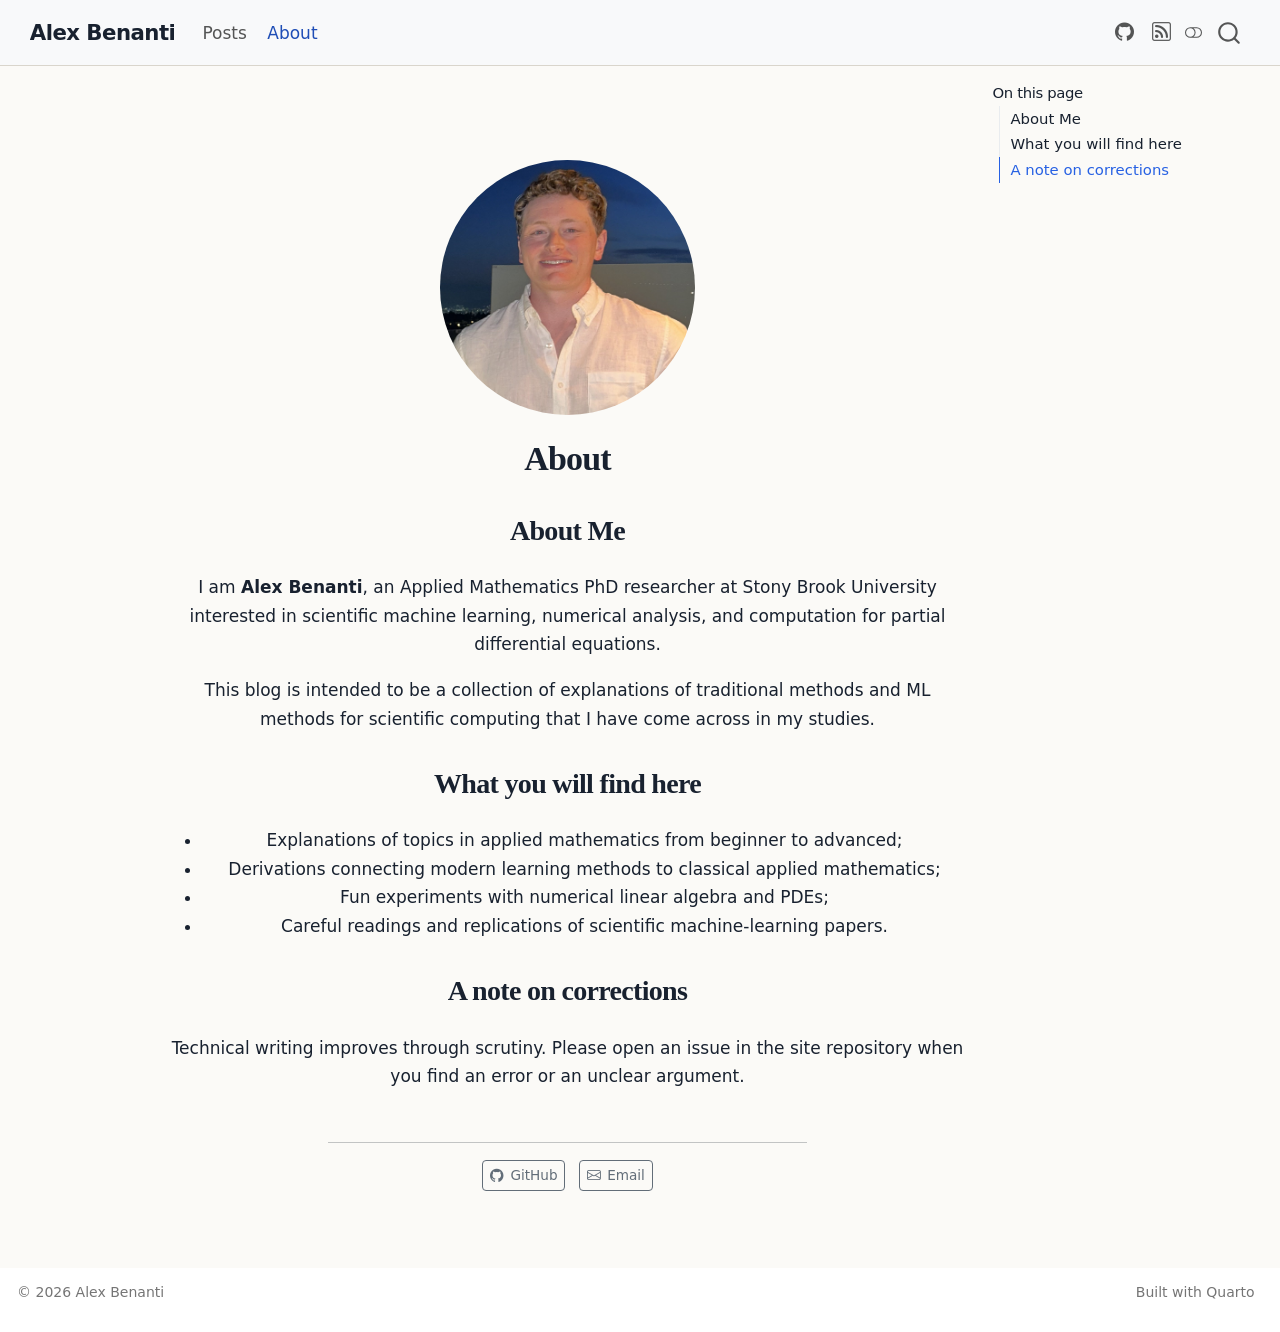
<file: docs/about.html>
<!DOCTYPE html>
<html xmlns="http://www.w3.org/1999/xhtml" lang="en" xml:lang="en"><head>

<meta charset="utf-8">
<meta name="generator" content="quarto-1.10.18">

<meta name="viewport" content="width=device-width, initial-scale=1.0, user-scalable=yes">


<title>About – Alex Benanti</title>
<style>
/* Default styles provided by pandoc.
** See https://pandoc.org/MANUAL.html#variables-for-html for config info.
*/
span.smallcaps{font-variant: small-caps;}
div.columns{display: flex; gap: 1.5em;}
div.column{flex: auto;}
@media screen {
div.columns{gap: min(4vw, 1.5em);}
div.column{overflow-x: auto;}
}
div.hanging-indent{margin-left: 1.5em; text-indent: -1.5em;}
ul.task-list{list-style: none;}
ul.task-list li input[type="checkbox"] {
  width: 0.8em;
  margin: 0 0.8em 0.2em -1em; /* quarto-specific, see https://github.com/quarto-dev/quarto-cli/issues/4556 */ 
  vertical-align: middle;
}
</style>


<script src="site_libs/quarto-nav/quarto-nav.js"></script>
<script src="site_libs/quarto-nav/headroom.min.js"></script>
<script src="site_libs/clipboard/clipboard.min.js"></script>
<script src="site_libs/quarto-search/autocomplete.umd.js"></script>
<script src="site_libs/quarto-search/fuse.min.js"></script>
<script src="site_libs/quarto-search/quarto-search.js"></script>
<meta name="quarto:offset" content="./">
<link href="./assets/favicon.svg" rel="icon" type="image/svg+xml">
<script src="site_libs/quarto-html/quarto.js" type="module"></script>
<script src="site_libs/quarto-html/tabsets/tabsets.js" type="module"></script>
<script src="site_libs/quarto-html/popper.min.js"></script>
<script src="site_libs/quarto-html/tippy.umd.min.js"></script>
<link href="site_libs/quarto-html/tippy.css" rel="stylesheet">
<link href="site_libs/quarto-html/quarto-syntax-highlighting-64a204ab8560d761af7679ceaba22944.css" rel="stylesheet" class="quarto-color-scheme" id="quarto-text-highlighting-styles">
<link href="site_libs/quarto-html/quarto-syntax-highlighting-dark-b85bc7c33db8c58e0ec93c3465666fed.css" rel="stylesheet" class="quarto-color-scheme quarto-color-alternate" id="quarto-text-highlighting-styles">
<link href="site_libs/quarto-html/quarto-syntax-highlighting-64a204ab8560d761af7679ceaba22944.css" rel="stylesheet" class="quarto-color-scheme-extra" id="quarto-text-highlighting-styles">
<script src="site_libs/bootstrap/bootstrap.min.js"></script>
<link href="site_libs/bootstrap/bootstrap-icons.css" rel="stylesheet">
<link href="site_libs/bootstrap/bootstrap-2f5524832805d734b96ee676820b2dda.min.css" rel="stylesheet" append-hash="true" class="quarto-color-scheme" id="quarto-bootstrap" data-mode="light">
<link href="site_libs/bootstrap/bootstrap-dark-87d2f67b67766bee9572f2204e8fa37e.min.css" rel="stylesheet" append-hash="true" class="quarto-color-scheme quarto-color-alternate" id="quarto-bootstrap" data-mode="dark">
<link href="site_libs/bootstrap/bootstrap-2f5524832805d734b96ee676820b2dda.min.css" rel="stylesheet" append-hash="true" class="quarto-color-scheme-extra" id="quarto-bootstrap" data-mode="light">
<script id="quarto-search-options" type="application/json">{
  "location": "navbar",
  "copy-button": false,
  "collapse-after": 3,
  "panel-placement": "end",
  "type": "overlay",
  "limit": 50,
  "keyboard-shortcut": [
    "f",
    "/",
    "s"
  ],
  "show-item-context": false,
  "language": {
    "search-no-results-text": "No results",
    "search-matching-documents-text": "matching documents",
    "search-copy-link-title": "Copy link to search",
    "search-hide-matches-text": "Hide additional matches",
    "search-more-match-text": "more match in this document",
    "search-more-matches-text": "more matches in this document",
    "search-clear-button-title": "Clear",
    "search-text-placeholder": "",
    "search-detached-cancel-button-title": "Cancel",
    "search-submit-button-title": "Submit",
    "search-label": "Search"
  }
}</script>
<style>html{ scroll-behavior: smooth; }</style>


<link rel="stylesheet" href="styles.css">
<meta property="og:title" content="About – Alex Benanti">
<meta property="og:description" content="Accessible notes on partial differential equations, numerical methods, and scientific machine learning.">
<meta property="og:image" content="https://alexbenanti.github.io/Alex-Talks-Scientific-Computing-Machine-Learning/assets/profile.jpg">
<meta property="og:site_name" content="Alex Benanti">
<meta name="twitter:title" content="About – Alex Benanti">
<meta name="twitter:description" content="Accessible notes on partial differential equations, numerical methods, and scientific machine learning.">
<meta name="twitter:image" content="https://alexbenanti.github.io/Alex-Talks-Scientific-Computing-Machine-Learning/assets/profile.jpg">
<meta name="twitter:card" content="summary_large_image">
</head>

<body class="nav-fixed quarto-light"><script id="quarto-html-before-body" type="application/javascript">
    const toggleBodyColorMode = (bsSheetEl) => {
      const mode = bsSheetEl.getAttribute("data-mode");
      const bodyEl = window.document.querySelector("body");
      if (mode === "dark") {
        bodyEl.classList.add("quarto-dark");
        bodyEl.classList.remove("quarto-light");
      } else {
        bodyEl.classList.add("quarto-light");
        bodyEl.classList.remove("quarto-dark");
      }
    }
    const toggleBodyColorPrimary = () => {
      const bsSheetEl = window.document.querySelector("link#quarto-bootstrap:not([rel=disabled-stylesheet])");
      if (bsSheetEl) {
        toggleBodyColorMode(bsSheetEl);
      }
    }
    const setColorSchemeToggle = (alternate) => {
      const toggles = window.document.querySelectorAll('.quarto-color-scheme-toggle');
      for (let i=0; i < toggles.length; i++) {
        const toggle = toggles[i];
        if (toggle) {
          if (alternate) {
            toggle.classList.add("alternate");
          } else {
            toggle.classList.remove("alternate");
          }
        }
      }
    };
    const toggleColorMode = (alternate) => {
      // Switch the stylesheets
      const primaryStylesheets = window.document.querySelectorAll('link.quarto-color-scheme:not(.quarto-color-alternate)');
      const alternateStylesheets = window.document.querySelectorAll('link.quarto-color-scheme.quarto-color-alternate');
      manageTransitions('#quarto-margin-sidebar .nav-link', false);
      if (alternate) {
        // note: dark is layered on light, we don't disable primary!
        enableStylesheet(alternateStylesheets);
        for (const sheetNode of alternateStylesheets) {
          if (sheetNode.id === "quarto-bootstrap") {
            toggleBodyColorMode(sheetNode);
          }
        }
      } else {
        disableStylesheet(alternateStylesheets);
        enableStylesheet(primaryStylesheets)
        toggleBodyColorPrimary();
      }
      manageTransitions('#quarto-margin-sidebar .nav-link', true);
      // Switch the toggles
      setColorSchemeToggle(alternate)
      // Hack to workaround the fact that safari doesn't
      // properly recolor the scrollbar when toggling (#1455)
      if (navigator.userAgent.indexOf('Safari') > 0 && navigator.userAgent.indexOf('Chrome') == -1) {
        manageTransitions("body", false);
        window.scrollTo(0, 1);
        setTimeout(() => {
          window.scrollTo(0, 0);
          manageTransitions("body", true);
        }, 40);
      }
    }
    const disableStylesheet = (stylesheets) => {
      for (let i=0; i < stylesheets.length; i++) {
        const stylesheet = stylesheets[i];
        stylesheet.rel = 'disabled-stylesheet';
      }
    }
    const enableStylesheet = (stylesheets) => {
      for (let i=0; i < stylesheets.length; i++) {
        const stylesheet = stylesheets[i];
        if(stylesheet.rel !== 'stylesheet') { // for Chrome, which will still FOUC without this check
          stylesheet.rel = 'stylesheet';
        }
      }
    }
    const manageTransitions = (selector, allowTransitions) => {
      const els = window.document.querySelectorAll(selector);
      for (let i=0; i < els.length; i++) {
        const el = els[i];
        if (allowTransitions) {
          el.classList.remove('notransition');
        } else {
          el.classList.add('notransition');
        }
      }
    }
    const isFileUrl = () => {
      return window.location.protocol === 'file:';
    }
    const hasAlternateSentinel = () => {
      let styleSentinel = getColorSchemeSentinel();
      if (styleSentinel !== null) {
        return styleSentinel === "alternate";
      } else {
        return false;
      }
    }
    const setStyleSentinel = (alternate) => {
      const value = alternate ? "alternate" : "default";
      if (!isFileUrl()) {
        window.localStorage.setItem("quarto-color-scheme", value);
      } else {
        localAlternateSentinel = value;
      }
    }
    const getColorSchemeSentinel = () => {
      if (!isFileUrl()) {
        const storageValue = window.localStorage.getItem("quarto-color-scheme");
        return storageValue != null ? storageValue : localAlternateSentinel;
      } else {
        return localAlternateSentinel;
      }
    }
    const toggleGiscusIfUsed = (isAlternate, darkModeDefault) => {
      const baseTheme = document.querySelector('#giscus-base-theme')?.value ?? 'light';
      const alternateTheme = document.querySelector('#giscus-alt-theme')?.value ?? 'dark';
      let newTheme = '';
      if(authorPrefersDark) {
        newTheme = isAlternate ? baseTheme : alternateTheme;
      } else {
        newTheme = isAlternate ? alternateTheme : baseTheme;
      }
      const changeGiscusTheme = () => {
        // From: https://github.com/giscus/giscus/issues/336
        const sendMessage = (message) => {
          const iframe = document.querySelector('iframe.giscus-frame');
          if (!iframe) return;
          iframe.contentWindow.postMessage({ giscus: message }, 'https://giscus.app');
        }
        sendMessage({
          setConfig: {
            theme: newTheme
          }
        });
      }
      const isGiscussLoaded = window.document.querySelector('iframe.giscus-frame') !== null;
      if (isGiscussLoaded) {
        changeGiscusTheme();
      }
    };
    const authorPrefersDark = false;
    const darkModeDefault = authorPrefersDark;
      document.querySelector('link#quarto-text-highlighting-styles.quarto-color-scheme-extra').rel = 'disabled-stylesheet';
      document.querySelector('link#quarto-bootstrap.quarto-color-scheme-extra').rel = 'disabled-stylesheet';
    let localAlternateSentinel = darkModeDefault ? 'alternate' : 'default';
    // Dark / light mode switch
    window.quartoToggleColorScheme = () => {
      // Read the current dark / light value
      let toAlternate = !hasAlternateSentinel();
      toggleColorMode(toAlternate);
      setStyleSentinel(toAlternate);
      toggleGiscusIfUsed(toAlternate, darkModeDefault);
      window.dispatchEvent(new Event('resize'));
    };
    // Switch to dark mode if need be
    if (hasAlternateSentinel()) {
      toggleColorMode(true);
    } else {
      toggleColorMode(false);
    }
  </script>

<div id="quarto-search-results"></div>
  <header id="quarto-header" class="headroom fixed-top">
    <nav class="navbar navbar-expand-lg " data-bs-theme="dark">
      <div class="navbar-container container-fluid">
      <div class="navbar-brand-container mx-auto">
    <a class="navbar-brand" href="./index.html">
    <span class="navbar-title">Alex Benanti</span>
    </a>
  </div>
            <div id="quarto-search" class="" title="Search"></div>
          <button class="navbar-toggler" type="button" data-bs-toggle="collapse" data-bs-target="#navbarCollapse" aria-controls="navbarCollapse" role="menu" aria-expanded="false" aria-label="Toggle navigation" onclick="if (window.quartoToggleHeadroom) { window.quartoToggleHeadroom(); }">
  <span class="navbar-toggler-icon"></span>
</button>
          <div class="collapse navbar-collapse" id="navbarCollapse">
            <ul class="navbar-nav navbar-nav-scroll me-auto">
  <li class="nav-item">
    <a class="nav-link" href="./index.html"> 
<span class="menu-text">Posts</span></a>
  </li>  
  <li class="nav-item">
    <a class="nav-link active" href="./about.html" aria-current="page"> 
<span class="menu-text">About</span></a>
  </li>  
</ul>
            <ul class="navbar-nav navbar-nav-scroll ms-auto">
  <li class="nav-item compact">
    <a class="nav-link" href="https://github.com/alexbenanti/Alex-Talks-Scientific-Computing-Machine-Learning"> <i class="bi bi-github" role="img" aria-label="GitHub repository">
</i> 
<span class="menu-text"></span></a>
  </li>  
  <li class="nav-item compact">
    <a class="nav-link" href="./index.xml"> <i class="bi bi-rss" role="img" aria-label="RSS feed">
</i> 
<span class="menu-text"></span></a>
  </li>  
</ul>
          </div> <!-- /navcollapse -->
            <div class="quarto-navbar-tools">
  <a href="" class="quarto-color-scheme-toggle quarto-navigation-tool  px-1" onclick="window.quartoToggleColorScheme(); return false;" title="Toggle dark mode"><i class="bi"></i></a>
</div>
      </div> <!-- /container-fluid -->
    </nav>
</header>
<!-- content -->
<div id="quarto-content" class="quarto-container page-columns page-rows-contents page-layout-article page-navbar">
<!-- sidebar -->
<!-- margin-sidebar -->
    <div id="quarto-margin-sidebar" class="sidebar margin-sidebar">
        <nav id="TOC" role="doc-toc" class="toc-active">
    <h2 id="toc-title">On this page</h2>
  <ul>
  <li><a href="#about-me" id="toc-about-me" class="nav-link active" data-scroll-target="#about-me">About Me</a></li>
  <li><a href="#what-you-will-find-here" id="toc-what-you-will-find-here" class="nav-link" data-scroll-target="#what-you-will-find-here">What you will find here</a></li>
  <li><a href="#a-note-on-corrections" id="toc-a-note-on-corrections" class="nav-link" data-scroll-target="#a-note-on-corrections">A note on corrections</a></li>
  </ul>
</nav>
    </div>
<!-- main -->
<div class="quarto-about-jolla">
  <img src="assets/profile.jpg" class="about-image
  round " style="height: 15em; width: 15em;">
 <header id="title-block-header" class="quarto-title-block default">
<div class="quarto-title">
<h1 class="title">About</h1>
</div>
<div class="quarto-title-meta">
  </div>
</header><main class="content" id="quarto-document-content">


<section id="about-me" class="level2">
<h2 data-anchor-id="about-me">About Me</h2>
<p>I am <strong>Alex Benanti</strong>, an Applied Mathematics PhD researcher at Stony Brook University interested in scientific machine learning, numerical analysis, and computation for partial differential equations.</p>
<p>This blog is intended to be a collection of explanations of traditional methods and ML methods for scientific computing that I have come across in my studies.</p>
</section>
<section id="what-you-will-find-here" class="level2">
<h2 data-anchor-id="what-you-will-find-here">What you will find here</h2>
<ul>
<li>Explanations of topics in applied mathematics from beginner to advanced;</li>
<li>Derivations connecting modern learning methods to classical applied mathematics;</li>
<li>Fun experiments with numerical linear algebra and PDEs;</li>
<li>Careful readings and replications of scientific machine-learning papers.</li>
</ul>
</section>
<section id="a-note-on-corrections" class="level2">
<h2 data-anchor-id="a-note-on-corrections">A note on corrections</h2>
<p>Technical writing improves through scrutiny. Please open an issue in the site repository when you find an error or an unclear argument.</p>


</section>
<a onclick="window.scrollTo(0, 0); return false;" role="button" id="quarto-back-to-top"><i class="bi bi-arrow-up"></i> Back to top</a></main> 
  <hr class="about-sep">
   <div class="about-links">
  <a href="https://github.com/alexbenanti" class="about-link" rel="" target="">
    <i class="bi bi-github"></i>
     <span class="about-link-text">GitHub</span>
  </a>
  <a href="mailto:alexander.benanti@stonybrook.edu" class="about-link" rel="" target="">
    <i class="bi bi-envelope"></i>
     <span class="about-link-text">Email</span>
  </a>
</div>
</div>
 <!-- /main -->
<script id="quarto-html-after-body" type="application/javascript">
  window.document.addEventListener("DOMContentLoaded", function (event) {
    // Ensure there is a toggle, if there isn't float one in the top right
    if (window.document.querySelector('.quarto-color-scheme-toggle') === null) {
      const a = window.document.createElement('a');
      a.classList.add('top-right');
      a.classList.add('quarto-color-scheme-toggle');
      a.href = "";
      a.onclick = function() { try { window.quartoToggleColorScheme(); } catch {} return false; };
      const i = window.document.createElement("i");
      i.classList.add('bi');
      a.appendChild(i);
      window.document.body.appendChild(a);
    }
    setColorSchemeToggle(hasAlternateSentinel())
    const isCodeAnnotation = (el) => {
      for (const clz of el.classList) {
        if (clz.startsWith('code-annotation-')) {                     
          return true;
        }
      }
      return false;
    }
    const onCopySuccess = function(e) {
      // button target
      const button = e.trigger;
      // don't keep focus
      button.blur();
      // flash "checked"
      button.classList.add('code-copy-button-checked');
      var currentTitle = button.getAttribute("title");
      button.setAttribute("title", "Copied!");
      let tooltip;
      if (window.bootstrap) {
        button.setAttribute("data-bs-toggle", "tooltip");
        button.setAttribute("data-bs-placement", "left");
        button.setAttribute("data-bs-title", "Copied!");
        tooltip = new bootstrap.Tooltip(button, 
          { trigger: "manual", 
            customClass: "code-copy-button-tooltip",
            offset: [0, -8]});
        tooltip.show();    
      }
      setTimeout(function() {
        if (tooltip) {
          tooltip.hide();
          button.removeAttribute("data-bs-title");
          button.removeAttribute("data-bs-toggle");
          button.removeAttribute("data-bs-placement");
        }
        button.setAttribute("title", currentTitle);
        button.classList.remove('code-copy-button-checked');
      }, 1000);
      // clear code selection
      e.clearSelection();
    }
    const getTextToCopy = function(trigger) {
      const outerScaffold = trigger.parentElement.cloneNode(true);
      const codeEl = outerScaffold.querySelector('code');
      for (const childEl of codeEl.children) {
        if (isCodeAnnotation(childEl)) {
          childEl.remove();
        }
      }
      return codeEl.innerText;
    }
    const clipboard = new window.ClipboardJS('.code-copy-button:not([data-in-quarto-modal])', {
      text: getTextToCopy
    });
    clipboard.on('success', onCopySuccess);
    if (window.document.getElementById('quarto-embedded-source-code-modal')) {
      const clipboardModal = new window.ClipboardJS('.code-copy-button[data-in-quarto-modal]', {
        text: getTextToCopy,
        container: window.document.getElementById('quarto-embedded-source-code-modal')
      });
      clipboardModal.on('success', onCopySuccess);
    }
      var localhostRegex = new RegExp(/^(?:http|https):\/\/localhost\:?[0-9]*\//);
      var mailtoRegex = new RegExp(/^mailto:/);
        var filterRegex = new RegExp("https:\/\/alexbenanti\.github\.io\/Alex-Talks-Scientific-Computing-Machine-Learning\/");
      var isInternal = (href) => {
          return filterRegex.test(href) || localhostRegex.test(href) || mailtoRegex.test(href);
      }
      // Inspect non-navigation links and adorn them if external
     var links = window.document.querySelectorAll('a[href]:not(.nav-link):not(.navbar-brand):not(.toc-action):not(.sidebar-link):not(.sidebar-item-toggle):not(.pagination-link):not(.no-external):not([aria-hidden]):not(.dropdown-item):not(.quarto-navigation-tool):not(.about-link)');
      for (var i=0; i<links.length; i++) {
        const link = links[i];
        if (!isInternal(link.href)) {
          // undo the damage that might have been done by quarto-nav.js in the case of
          // links that we want to consider external
          if (link.dataset.originalHref !== undefined) {
            link.href = link.dataset.originalHref;
          }
            // target, if specified
            link.setAttribute("target", "_blank");
            if (link.getAttribute("rel") === null) {
              link.setAttribute("rel", "noopener");
            }
        }
      }
    function tippyHover(el, contentFn, onTriggerFn, onUntriggerFn) {
      const config = {
        allowHTML: true,
        maxWidth: 500,
        delay: 100,
        arrow: false,
        appendTo: function(el) {
            return el.parentElement;
        },
        interactive: true,
        interactiveBorder: 10,
        theme: 'quarto',
        placement: 'bottom-start',
      };
      if (contentFn) {
        config.content = contentFn;
      }
      if (onTriggerFn) {
        config.onTrigger = onTriggerFn;
      }
      if (onUntriggerFn) {
        config.onUntrigger = onUntriggerFn;
      }
      window.tippy(el, config); 
    }
    const noterefs = window.document.querySelectorAll('a[role="doc-noteref"]');
    for (var i=0; i<noterefs.length; i++) {
      const ref = noterefs[i];
      tippyHover(ref, function() {
        // use id or data attribute instead here
        let href = ref.getAttribute('data-footnote-href') || ref.getAttribute('href');
        try { href = new URL(href).hash; } catch {}
        const id = href.replace(/^#\/?/, "");
        const note = window.document.getElementById(id);
        if (note) {
          return note.innerHTML;
        } else {
          return "";
        }
      });
    }
    const xrefs = window.document.querySelectorAll('a.quarto-xref');
    const processXRef = (id, note) => {
      // Strip column container classes
      const stripColumnClz = (el) => {
        el.classList.remove("page-full", "page-columns");
        if (el.children) {
          for (const child of el.children) {
            stripColumnClz(child);
          }
        }
      }
      stripColumnClz(note)
      if (id === null || id.startsWith('sec-')) {
        // Special case sections, only their first couple elements
        const container = document.createElement("div");
        if (note.children && note.children.length > 2) {
          container.appendChild(note.children[0].cloneNode(true));
          for (let i = 1; i < note.children.length; i++) {
            const child = note.children[i];
            if (child.tagName === "P" && child.innerText === "") {
              continue;
            } else {
              container.appendChild(child.cloneNode(true));
              break;
            }
          }
          if (window.Quarto?.typesetMath) {
            window.Quarto.typesetMath(container);
          }
          return container.innerHTML
        } else {
          if (window.Quarto?.typesetMath) {
            window.Quarto.typesetMath(note);
          }
          return note.innerHTML;
        }
      } else {
        // Remove any anchor links if they are present
        const anchorLink = note.querySelector('a.anchorjs-link');
        if (anchorLink) {
          anchorLink.remove();
        }
        if (window.Quarto?.typesetMath) {
          window.Quarto.typesetMath(note);
        }
        if (note.classList.contains("callout")) {
          return note.outerHTML;
        } else {
          return note.innerHTML;
        }
      }
    }
    for (var i=0; i<xrefs.length; i++) {
      const xref = xrefs[i];
      tippyHover(xref, undefined, function(instance) {
        instance.disable();
        let url = xref.getAttribute('href');
        let hash = undefined; 
        if (url.startsWith('#')) {
          hash = url;
        } else {
          try { hash = new URL(url).hash; } catch {}
        }
        if (hash) {
          const id = hash.replace(/^#\/?/, "");
          const note = window.document.getElementById(id);
          if (note !== null) {
            try {
              const html = processXRef(id, note.cloneNode(true));
              instance.setContent(html);
            } finally {
              instance.enable();
              instance.show();
            }
          } else {
            // See if we can fetch this
            fetch(url.split('#')[0])
            .then(res => res.text())
            .then(html => {
              const parser = new DOMParser();
              const htmlDoc = parser.parseFromString(html, "text/html");
              const note = htmlDoc.getElementById(id);
              if (note !== null) {
                const html = processXRef(id, note);
                instance.setContent(html);
              } 
            }).finally(() => {
              instance.enable();
              instance.show();
            });
          }
        } else {
          // See if we can fetch a full url (with no hash to target)
          // This is a special case and we should probably do some content thinning / targeting
          fetch(url)
          .then(res => res.text())
          .then(html => {
            const parser = new DOMParser();
            const htmlDoc = parser.parseFromString(html, "text/html");
            const note = htmlDoc.querySelector('main.content');
            if (note !== null) {
              // This should only happen for chapter cross references
              // (since there is no id in the URL)
              // remove the first header
              if (note.children.length > 0 && note.children[0].tagName === "HEADER") {
                note.children[0].remove();
              }
              const html = processXRef(null, note);
              instance.setContent(html);
            } 
          }).finally(() => {
            instance.enable();
            instance.show();
          });
        }
      }, function(instance) {
      });
    }
        let selectedAnnoteEl;
        const selectorForAnnotation = ( cell, annotation) => {
          let cellAttr = 'data-code-cell="' + cell + '"';
          let lineAttr = 'data-code-annotation="' +  annotation + '"';
          const selector = 'span[' + cellAttr + '][' + lineAttr + ']';
          return selector;
        }
        const selectCodeLines = (annoteEl) => {
          const doc = window.document;
          const targetCell = annoteEl.getAttribute("data-target-cell");
          const targetAnnotation = annoteEl.getAttribute("data-target-annotation");
          const annoteSpan = window.document.querySelector(selectorForAnnotation(targetCell, targetAnnotation));
          const lines = annoteSpan.getAttribute("data-code-lines").split(",");
          const lineIds = lines.map((line) => {
            return targetCell + "-" + line;
          })
          let top = null;
          let height = null;
          let parent = null;
          if (lineIds.length > 0) {
              //compute the position of the single el (top and bottom and make a div)
              const el = window.document.getElementById(lineIds[0]);
              top = el.offsetTop;
              height = el.offsetHeight;
              parent = el.parentElement.parentElement;
            if (lineIds.length > 1) {
              const lastEl = window.document.getElementById(lineIds[lineIds.length - 1]);
              const bottom = lastEl.offsetTop + lastEl.offsetHeight;
              height = bottom - top;
            }
            if (top !== null && height !== null && parent !== null) {
              // cook up a div (if necessary) and position it 
              let div = window.document.getElementById("code-annotation-line-highlight");
              if (div === null) {
                div = window.document.createElement("div");
                div.setAttribute("id", "code-annotation-line-highlight");
                div.style.position = 'absolute';
                parent.appendChild(div);
              }
              div.style.top = top - 2 + "px";
              div.style.height = height + 4 + "px";
              div.style.left = 0;
              let gutterDiv = window.document.getElementById("code-annotation-line-highlight-gutter");
              if (gutterDiv === null) {
                gutterDiv = window.document.createElement("div");
                gutterDiv.setAttribute("id", "code-annotation-line-highlight-gutter");
                gutterDiv.style.position = 'absolute';
                const codeCell = window.document.getElementById(targetCell);
                const gutter = codeCell.querySelector('.code-annotation-gutter');
                gutter.appendChild(gutterDiv);
              }
              gutterDiv.style.top = top - 2 + "px";
              gutterDiv.style.height = height + 4 + "px";
            }
            selectedAnnoteEl = annoteEl;
          }
        };
        const unselectCodeLines = () => {
          const elementsIds = ["code-annotation-line-highlight", "code-annotation-line-highlight-gutter"];
          elementsIds.forEach((elId) => {
            const div = window.document.getElementById(elId);
            if (div) {
              div.remove();
            }
          });
          selectedAnnoteEl = undefined;
        };
          // Handle positioning of the toggle
      window.addEventListener(
        "resize",
        throttle(() => {
          elRect = undefined;
          if (selectedAnnoteEl) {
            selectCodeLines(selectedAnnoteEl);
          }
        }, 10)
      );
      function throttle(fn, ms) {
      let throttle = false;
      let timer;
        return (...args) => {
          if(!throttle) { // first call gets through
              fn.apply(this, args);
              throttle = true;
          } else { // all the others get throttled
              if(timer) clearTimeout(timer); // cancel #2
              timer = setTimeout(() => {
                fn.apply(this, args);
                timer = throttle = false;
              }, ms);
          }
        };
      }
        // Attach click handler to the DT
        const annoteDls = window.document.querySelectorAll('dt[data-target-cell]');
        for (const annoteDlNode of annoteDls) {
          annoteDlNode.addEventListener('click', (event) => {
            const clickedEl = event.target;
            if (clickedEl !== selectedAnnoteEl) {
              unselectCodeLines();
              const activeEl = window.document.querySelector('dt[data-target-cell].code-annotation-active');
              if (activeEl) {
                activeEl.classList.remove('code-annotation-active');
              }
              selectCodeLines(clickedEl);
              clickedEl.classList.add('code-annotation-active');
            } else {
              // Unselect the line
              unselectCodeLines();
              clickedEl.classList.remove('code-annotation-active');
            }
          });
        }
    const findCites = (el) => {
      const parentEl = el.parentElement;
      if (parentEl) {
        const cites = parentEl.dataset.cites;
        if (cites) {
          return {
            el,
            cites: cites.split(' ')
          };
        } else {
          return findCites(el.parentElement)
        }
      } else {
        return undefined;
      }
    };
    var bibliorefs = window.document.querySelectorAll('a[role="doc-biblioref"]');
    for (var i=0; i<bibliorefs.length; i++) {
      const ref = bibliorefs[i];
      const citeInfo = findCites(ref);
      if (citeInfo) {
        tippyHover(citeInfo.el, function() {
          var popup = window.document.createElement('div');
          citeInfo.cites.forEach(function(cite) {
            var citeDiv = window.document.createElement('div');
            citeDiv.classList.add('hanging-indent');
            citeDiv.classList.add('csl-entry');
            var biblioDiv = window.document.getElementById('ref-' + cite);
            if (biblioDiv) {
              citeDiv.innerHTML = biblioDiv.innerHTML;
            }
            popup.appendChild(citeDiv);
          });
          return popup.innerHTML;
        });
      }
    }
  });
  </script>
</div> <!-- /content -->
<footer class="footer">
  <div class="nav-footer">
    <div class="nav-footer-left">
<p>© 2026 Alex Benanti</p>
</div>   
    <div class="nav-footer-center">
      &nbsp;
    </div>
    <div class="nav-footer-right">
      <ul class="footer-items list-unstyled">
    <li class="nav-item">
    <a class="nav-link" href="https://quarto.org/">
<p>Built with Quarto</p>
</a>
  </li>  
</ul>
    </div>
  </div>
</footer>




<script src="site_libs/quarto-html/zenscroll-min.js"></script>
</body></html>
</file>
<file: docs/site_libs/quarto-html/tippy.css>
.tippy-box[data-animation=fade][data-state=hidden]{opacity:0}[data-tippy-root]{max-width:calc(100vw - 10px)}.tippy-box{position:relative;background-color:#333;color:#fff;border-radius:4px;font-size:14px;line-height:1.4;white-space:normal;outline:0;transition-property:transform,visibility,opacity}.tippy-box[data-placement^=top]>.tippy-arrow{bottom:0}.tippy-box[data-placement^=top]>.tippy-arrow:before{bottom:-7px;left:0;border-width:8px 8px 0;border-top-color:initial;transform-origin:center top}.tippy-box[data-placement^=bottom]>.tippy-arrow{top:0}.tippy-box[data-placement^=bottom]>.tippy-arrow:before{top:-7px;left:0;border-width:0 8px 8px;border-bottom-color:initial;transform-origin:center bottom}.tippy-box[data-placement^=left]>.tippy-arrow{right:0}.tippy-box[data-placement^=left]>.tippy-arrow:before{border-width:8px 0 8px 8px;border-left-color:initial;right:-7px;transform-origin:center left}.tippy-box[data-placement^=right]>.tippy-arrow{left:0}.tippy-box[data-placement^=right]>.tippy-arrow:before{left:-7px;border-width:8px 8px 8px 0;border-right-color:initial;transform-origin:center right}.tippy-box[data-inertia][data-state=visible]{transition-timing-function:cubic-bezier(.54,1.5,.38,1.11)}.tippy-arrow{width:16px;height:16px;color:#333}.tippy-arrow:before{content:"";position:absolute;border-color:transparent;border-style:solid}.tippy-content{position:relative;padding:5px 9px;z-index:1}
</file>
<file: docs/site_libs/quarto-html/quarto-syntax-highlighting-64a204ab8560d761af7679ceaba22944.css>
/* quarto syntax highlight colors */
:root {
  --quarto-hl-ot-color: #003B4F;
  --quarto-hl-at-color: #657422;
  --quarto-hl-ss-color: #20794D;
  --quarto-hl-an-color: #5E5E5E;
  --quarto-hl-fu-color: #4758AB;
  --quarto-hl-st-color: #20794D;
  --quarto-hl-cf-color: #003B4F;
  --quarto-hl-op-color: #5E5E5E;
  --quarto-hl-er-color: #AD0000;
  --quarto-hl-bn-color: #AD0000;
  --quarto-hl-al-color: #AD0000;
  --quarto-hl-va-color: #111111;
  --quarto-hl-bu-color: inherit;
  --quarto-hl-ex-color: inherit;
  --quarto-hl-pp-color: #AD0000;
  --quarto-hl-in-color: #5E5E5E;
  --quarto-hl-vs-color: #20794D;
  --quarto-hl-wa-color: #5E5E5E;
  --quarto-hl-do-color: #5E5E5E;
  --quarto-hl-im-color: #00769E;
  --quarto-hl-ch-color: #20794D;
  --quarto-hl-dt-color: #AD0000;
  --quarto-hl-fl-color: #AD0000;
  --quarto-hl-co-color: #5E5E5E;
  --quarto-hl-cv-color: #5E5E5E;
  --quarto-hl-cn-color: #8f5902;
  --quarto-hl-sc-color: #5E5E5E;
  --quarto-hl-dv-color: #AD0000;
  --quarto-hl-kw-color: #003B4F;
}

/* other quarto variables */
:root {
  --quarto-font-monospace: SFMono-Regular, Menlo, Monaco, Consolas, "Liberation Mono", "Courier New", monospace;
}

/* syntax highlight based on Pandoc's rules */
pre > code.sourceCode > span {
  color: #003B4F;
}

code.sourceCode > span {
  color: #003B4F;
}

div.sourceCode,
div.sourceCode pre.sourceCode {
  color: #003B4F;
}

/* Normal */
code span {
  color: #003B4F;
}

/* Alert */
code span.al {
  color: #AD0000;
  font-style: inherit;
}

/* Annotation */
code span.an {
  color: #5E5E5E;
  font-style: inherit;
}

/* Attribute */
code span.at {
  color: #657422;
  font-style: inherit;
}

/* BaseN */
code span.bn {
  color: #AD0000;
  font-style: inherit;
}

/* BuiltIn */
code span.bu {
  font-style: inherit;
}

/* ControlFlow */
code span.cf {
  color: #003B4F;
  font-weight: bold;
  font-style: inherit;
}

/* Char */
code span.ch {
  color: #20794D;
  font-style: inherit;
}

/* Constant */
code span.cn {
  color: #8f5902;
  font-style: inherit;
}

/* Comment */
code span.co {
  color: #5E5E5E;
  font-style: inherit;
}

/* CommentVar */
code span.cv {
  color: #5E5E5E;
  font-style: italic;
}

/* Documentation */
code span.do {
  color: #5E5E5E;
  font-style: italic;
}

/* DataType */
code span.dt {
  color: #AD0000;
  font-style: inherit;
}

/* DecVal */
code span.dv {
  color: #AD0000;
  font-style: inherit;
}

/* Error */
code span.er {
  color: #AD0000;
  font-style: inherit;
}

/* Extension */
code span.ex {
  font-style: inherit;
}

/* Float */
code span.fl {
  color: #AD0000;
  font-style: inherit;
}

/* Function */
code span.fu {
  color: #4758AB;
  font-style: inherit;
}

/* Import */
code span.im {
  color: #00769E;
  font-style: inherit;
}

/* Information */
code span.in {
  color: #5E5E5E;
  font-style: inherit;
}

/* Keyword */
code span.kw {
  color: #003B4F;
  font-weight: bold;
  font-style: inherit;
}

/* Operator */
code span.op {
  color: #5E5E5E;
  font-style: inherit;
}

/* Other */
code span.ot {
  color: #003B4F;
  font-style: inherit;
}

/* Preprocessor */
code span.pp {
  color: #AD0000;
  font-style: inherit;
}

/* SpecialChar */
code span.sc {
  color: #5E5E5E;
  font-style: inherit;
}

/* SpecialString */
code span.ss {
  color: #20794D;
  font-style: inherit;
}

/* String */
code span.st {
  color: #20794D;
  font-style: inherit;
}

/* Variable */
code span.va {
  color: #111111;
  font-style: inherit;
}

/* VerbatimString */
code span.vs {
  color: #20794D;
  font-style: inherit;
}

/* Warning */
code span.wa {
  color: #5E5E5E;
  font-style: italic;
}

.prevent-inlining {
  content: "</";
}

/*# sourceMappingURL=9d8d5bb603a83b8298b89080a598c93b.css.map */
</file>
<file: docs/site_libs/quarto-html/quarto-syntax-highlighting-dark-b85bc7c33db8c58e0ec93c3465666fed.css>
/* quarto syntax highlight colors */
:root {
  --quarto-hl-al-color: #f07178;
  --quarto-hl-an-color: #d4d0ab;
  --quarto-hl-at-color: #00e0e0;
  --quarto-hl-bn-color: #d4d0ab;
  --quarto-hl-bu-color: #abe338;
  --quarto-hl-ch-color: #abe338;
  --quarto-hl-co-color: #f8f8f2;
  --quarto-hl-cv-color: #ffd700;
  --quarto-hl-cn-color: #ffd700;
  --quarto-hl-cf-color: #ffa07a;
  --quarto-hl-dt-color: #ffa07a;
  --quarto-hl-dv-color: #d4d0ab;
  --quarto-hl-do-color: #f8f8f2;
  --quarto-hl-er-color: #f07178;
  --quarto-hl-ex-color: #00e0e0;
  --quarto-hl-fl-color: #d4d0ab;
  --quarto-hl-fu-color: #ffa07a;
  --quarto-hl-im-color: #abe338;
  --quarto-hl-in-color: #d4d0ab;
  --quarto-hl-kw-color: #ffa07a;
  --quarto-hl-op-color: #ffa07a;
  --quarto-hl-ot-color: #00e0e0;
  --quarto-hl-pp-color: #dcc6e0;
  --quarto-hl-re-color: #00e0e0;
  --quarto-hl-sc-color: #abe338;
  --quarto-hl-ss-color: #abe338;
  --quarto-hl-st-color: #abe338;
  --quarto-hl-va-color: #00e0e0;
  --quarto-hl-vs-color: #abe338;
  --quarto-hl-wa-color: #dcc6e0;
}

/* other quarto variables */
:root {
  --quarto-font-monospace: SFMono-Regular, Menlo, Monaco, Consolas, "Liberation Mono", "Courier New", monospace;
}

/* syntax highlight based on Pandoc's rules */
pre > code.sourceCode > span {
  color: #f8f8f2;
}

code.sourceCode > span {
  color: #f8f8f2;
}

div.sourceCode,
div.sourceCode pre.sourceCode {
  color: #f8f8f2;
}

/* Normal */
code span {
  color: #f8f8f2;
}

/* Alert */
code span.al {
  color: #f07178;
}

/* Annotation */
code span.an {
  color: #d4d0ab;
}

/* Attribute */
code span.at {
  color: #00e0e0;
}

/* BaseN */
code span.bn {
  color: #d4d0ab;
}

/* BuiltIn */
code span.bu {
  color: #abe338;
}

/* ControlFlow */
code span.cf {
  font-weight: bold;
  color: #ffa07a;
}

/* Char */
code span.ch {
  color: #abe338;
}

/* Constant */
code span.cn {
  color: #ffd700;
}

/* Comment */
code span.co {
  font-style: italic;
  color: #f8f8f2;
}

/* CommentVar */
code span.cv {
  color: #ffd700;
}

/* Documentation */
code span.do {
  color: #f8f8f2;
}

/* DataType */
code span.dt {
  color: #ffa07a;
}

/* DecVal */
code span.dv {
  color: #d4d0ab;
}

/* Error */
code span.er {
  color: #f07178;
  text-decoration: underline;
}

/* Extension */
code span.ex {
  font-weight: bold;
  color: #00e0e0;
}

/* Float */
code span.fl {
  color: #d4d0ab;
}

/* Function */
code span.fu {
  color: #ffa07a;
}

/* Import */
code span.im {
  color: #abe338;
}

/* Information */
code span.in {
  color: #d4d0ab;
}

/* Keyword */
code span.kw {
  font-weight: bold;
  color: #ffa07a;
}

/* Operator */
code span.op {
  color: #ffa07a;
}

/* Other */
code span.ot {
  color: #00e0e0;
}

/* Preprocessor */
code span.pp {
  color: #dcc6e0;
}

/* RegionMarker */
code span.re {
  background-color: #f8f8f2;
  color: #00e0e0;
}

/* SpecialChar */
code span.sc {
  color: #abe338;
}

/* SpecialString */
code span.ss {
  color: #abe338;
}

/* String */
code span.st {
  color: #abe338;
}

/* Variable */
code span.va {
  color: #00e0e0;
}

/* VerbatimString */
code span.vs {
  color: #abe338;
}

/* Warning */
code span.wa {
  color: #dcc6e0;
}

.prevent-inlining {
  content: "</";
}

/*# sourceMappingURL=4ed8f1090dec6531da29ab00902aa718.css.map */
</file>
<file: docs/styles.css>
/* A restrained academic style using only local system fonts. */

:root {
  --sciml-ink: #18212f;
  --sciml-muted: #5f6875;
  --sciml-paper: #fbfaf7;
  --sciml-accent: #235789;
  --sciml-rule: #d9d5cc;
}

body.quarto-dark {
  --sciml-ink: #f4f1ea;
  --sciml-muted: #b8bec8;
  --sciml-paper: #111720;
  --sciml-accent: #84b6e4;
  --sciml-rule: #394453;
}

/* Keep transparent figures' labels readable in dark mode. */
body.quarto-dark #fig-eigenmodes-n8 img,
body.quarto-dark #fig-eigenmodes-n4 img,
body.quarto-dark #fig-grid-hierarchy img,
body.quarto-dark #fig-prolongation img,
body.quarto-dark #fig-restriction img,
body.quarto-dark #fig-v-cycle img,
body.quarto-dark #fig-v-cycle-solution img,
body.quarto-dark #fig-transport img,
body.quarto-dark #fig-variable-transport img,
body.quarto-dark #fig-burgers img {
  filter: invert(1) hue-rotate(180deg);
}

body {
  background: var(--sciml-paper);
  color: var(--sciml-ink);
  font-family: Inter, ui-sans-serif, system-ui, -apple-system, BlinkMacSystemFont, "Segoe UI", sans-serif;
  line-height: 1.68;
}

h1, h2, h3, .navbar-brand {
  color: var(--sciml-ink);
  letter-spacing: -0.025em;
}

h1, h2 {
  font-family: Georgia, "Times New Roman", serif;
}

.navbar {
  border-bottom: 1px solid var(--sciml-rule);
}

.navbar-brand {
  font-weight: 700;
}

.hero {
  max-width: 980px;
  margin: 3.5rem auto 3.25rem;
  padding: 2rem 0 3rem;
  border: 0;
  border-bottom: 1px solid var(--sciml-rule);
  border-radius: 0;
  background: transparent;
}

body.quarto-dark .hero {
  background: transparent;
}

.hero h1 {
  max-width: 820px;
  margin: 0;
  font-size: clamp(2.75rem, 6vw, 4.8rem);
  line-height: 1.02;
}

.hero p {
  max-width: 760px;
  margin: 1.25rem 0 0;
  color: var(--sciml-muted);
  font-size: 1.2rem;
}

.hero-kicker {
  color: var(--sciml-accent);
  font-size: 0.76rem;
  font-weight: 800;
  letter-spacing: 0.16em;
}

.btn-primary {
  background-color: var(--sciml-accent);
  border-color: var(--sciml-accent);
}

.quarto-grid-item {
  border-color: var(--sciml-rule) !important;
  border-radius: 0.9rem !important;
  overflow: hidden;
  transition: transform 140ms ease, box-shadow 140ms ease;
}

.quarto-grid-item:hover {
  transform: translateY(-3px);
  box-shadow: 0 12px 30px rgba(24, 33, 47, 0.09);
}

.quarto-title .quarto-categories .quarto-category {
  border-color: var(--sciml-rule);
  color: var(--sciml-muted);
}

code {
  font-size: 0.91em;
}

blockquote {
  border-left-color: var(--sciml-accent);
  color: var(--sciml-muted);
}

#quarto-content main {
  max-width: 860px;
}

.page-layout-full #quarto-content main {
  max-width: none;
}

@media (max-width: 640px) {
  .hero {
    margin-top: 1rem;
    padding: 1.5rem;
  }

  .hero .btn {
    display: block;
    width: 100%;
    margin: 0.5rem 0;
  }
}

@media (prefers-reduced-motion: reduce) {
  #fig-v-cycle img {
    content: url("posts/2026-09-06-demystifying-multigrid-part-2/v-cycle-still.png");
  }
  .quarto-grid-item {
    transition: none;
  }
}
</file>
